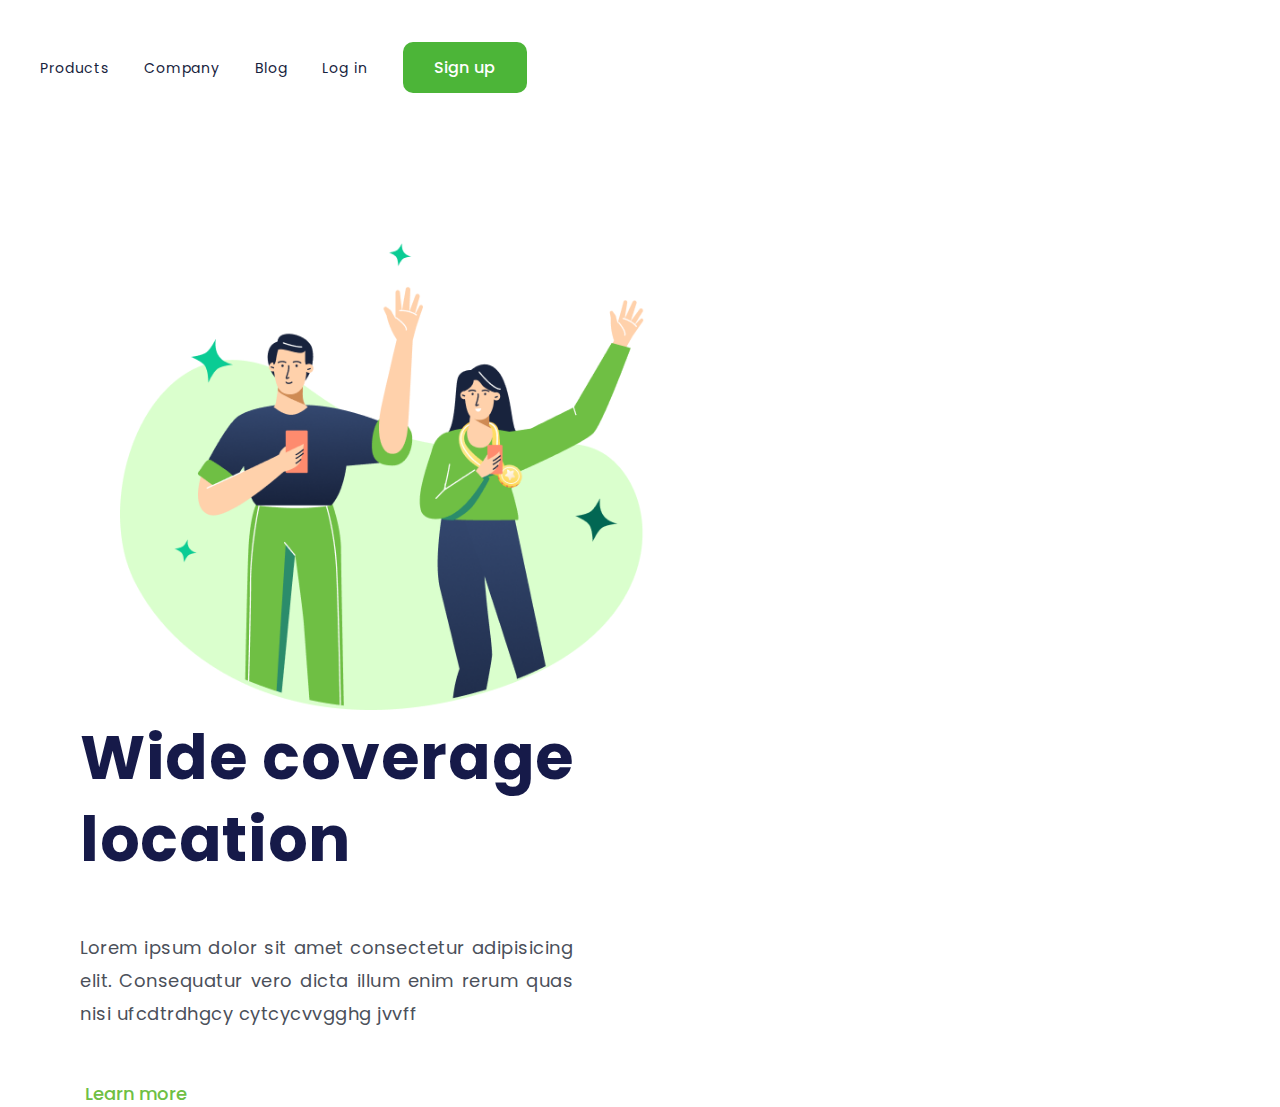
<file: index.html>
<!DOCTYPE html>
<html lang="pt-br">

<head>
    <meta charset="UTF-8">
    <meta name="viewport" content="width=device-width, initial-scale=1.0">
    <title>desafio</title>
    <link rel="stylesheet" href="style.css">
    <link rel="preconnect" href="https://fonts.googleapis.com">
    <link rel="preconnect" href="https://fonts.gstatic.com" crossorigin>
    <link
        href="https://fonts.googleapis.com/css2?family=Poppins:ital,wght@0,100;0,200;0,300;0,400;0,500;0,600;0,700;0,800;0,900;1,100;1,200;1,300;1,400;1,500;1,600;1,700;1,800;1,900&display=swap"
        rel="stylesheet">
</head>

<body>

    <header>
        <a>
            Products
        </a>

        <a>
            Company
        </a>

        <a>
            Blog
        </a>

        <a>
            Log in
        </a>

        <button class="button-header">
            Sign up
        </button>

    </header>

    <main>

        <img src="./img/imagem-desafio.png" alt="imagem">

        <div class="div-main">
            <h1>
                Wide coverage location
            </h1>

            <p>
                Lorem ipsum dolor sit amet consectetur adipisicing elit. Consequatur vero dicta illum enim rerum quas
                nisi ufcdtrdhgcy cytcycvvgghg jvvff
            </p>

            <button class="button-main">
                Learn more
            </button>
        </div>

    </main>

</body>

</html>
</file>
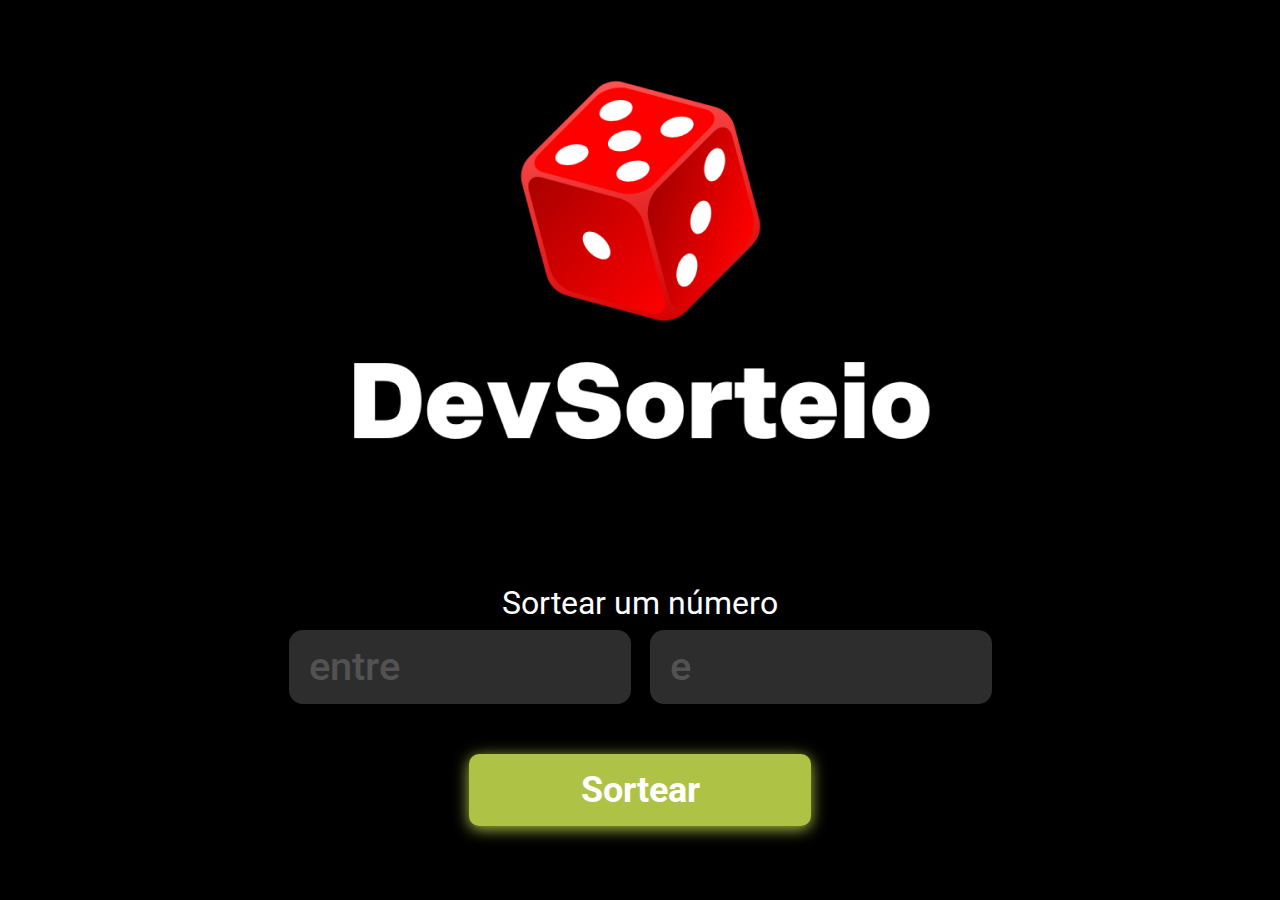
<file: sorteador/index.html>
<!DOCTYPE html>
<html lang="pt-br">

<head>
    <meta charset="UTF-8">
    <meta name="viewport" content="width=device-width, initial-scale=1.0">
    <link rel="stylesheet" href="style.css">
    <link rel="preconnect" href="https://fonts.googleapis.com">
    <link rel="preconnect" href="https://fonts.gstatic.com" crossorigin>
    <link
        href="https://fonts.googleapis.com/css2?family=Roboto:ital,wght@0,100;0,300;0,400;0,500;0,700;0,900;1,100;1,300;1,400;1,500;1,700;1,900&display=swap"
        rel="stylesheet">
    <title>DevSorteio</title>
</head>

<body>

    <img src="./assets/sort 1.png" alt="logo-devsorteio">

    <h2>Sortear um número</h2>
    
    <div>
        <input class="input-min" placeholder="entre" type="number">

        <input class="input-max" placeholder="e" type="number">
    </div>

    <button onclick="sortear()">Sortear</button>

</body>
    <script src="./scripts.js"></script>
</html>
</file>
<file: style.css>
* {
    margin: 0;
    padding: 0;
    font-family: "Poppins", sans-serif;
    box-sizing: border-box;
}

header {
    margin: 42px 0 0 40px;
}

a {
    font-weight: 400;
    font-size: 14px;
    line-height: 21px;
    margin-right: 30px;
    color: #17233D;
    cursor: pointer;
    letter-spacing: 0.88px;
}

.button-header {
    width: 124px;
    height: 51px;
    font-weight: 500;
    font-size: 16px;
    line-height: 24px;
    border: 1px;
    border-radius: 10px;
    background-color: #4CB538;
    color: #FFFFFF;
    cursor: pointer;
    letter-spacing: 0.1px;
}

img {
    width: 534px;
    height: 467px;
    margin-top: 150px;
    margin-left: 120px;

}

.div-main {
    display: inline-block;
    margin-left: 80px;
}

h1 {
    width: 582px;
    height: 164px;
    font-weight: 700;
    font-size: 62px;
    line-height: 82px;
    letter-spacing: 0.6px;
    color: #161A49;
}

p {
    width: 493px;
    height: 99px;
    font-weight: 400;
    font-size: 18px;
    line-height: 33px;
    letter-spacing: 0.5px;
    color: #4B505A;
    text-align: justify;
    margin-bottom: 50px;
    margin-top: 50px;
}


.button-main {
    width: 112px;
    height: 27px;
    font-weight: 500;
    font-size: 18px;
    line-height: 27px;
    border: none;
    color: #6FBF44;
    cursor: pointer;
    background-color: transparent;
}

@media screen and (max-width:660px) and (orientation:portrait) {



    a {
        display: none;
    }

    img {
        position: absolute;
        top: 85%;
        margin-left: 75px;
    }

    .div-main {
        position: absolute;
        top: 40%;
    }

    .button-header {
        margin-left: 480px;
        position: absolute;
        top: 20px;
    }
 
    h1 {
        text-align: center;
        position: relative;
        right: 40px;
        bottom: 150px;
    }

    p {
        position: relative;
        bottom: 150px;
        text-align: center;

    }

    .button-main {
        position: relative;
        left: 190px;
        bottom: 150px;
    }

  
}
</file>
<file: sorteador/style.css>
* {
    padding: 0;
    margin: 0;
    outline: none;
    box-sizing: border-box;
    font-family: "Roboto", serif;
}

body {
    background-color: #000000;
    display: flex;
    align-items: center;
    justify-content: center;
    flex-direction: column;
    min-height: 100vh;
}

h2 {
  color:rgba(255, 255, 255, 1);
  font-weight: 400;
  font-size: 32px;
  margin-top: 40px;
  margin-top: 135px;
  text-align: center;
}

input {
    width: 342px;
    height: 74px;
    background-color:  rgba(255, 255, 255, 0.25);
    border: 1px;
    border-radius: 14px;
    color: #ffffff;
    margin-top: 8px;
    font-weight: 500;
    font-size: 40px;
    opacity: 70%;
    padding-left: 20px;
}

.input-min {
    margin-right: 15px;
}

button {
    background-color: rgba(174, 195, 70, 1);
    color: rgba(255, 255, 255, 1);
    width: 342px;
    height: 72px;
    border: none;
    border-radius: 10px;
    font-weight: 700;
    font-size: 36px;
    text-align: center;
    cursor: pointer;
    box-shadow: 0 3px 15px 0px rgba(174, 195, 70, 1);
    margin-top: 50px;
}

button:hover{
    opacity: 0.9;
}

button:active{
    opacity: 0.6;
}
</file>
